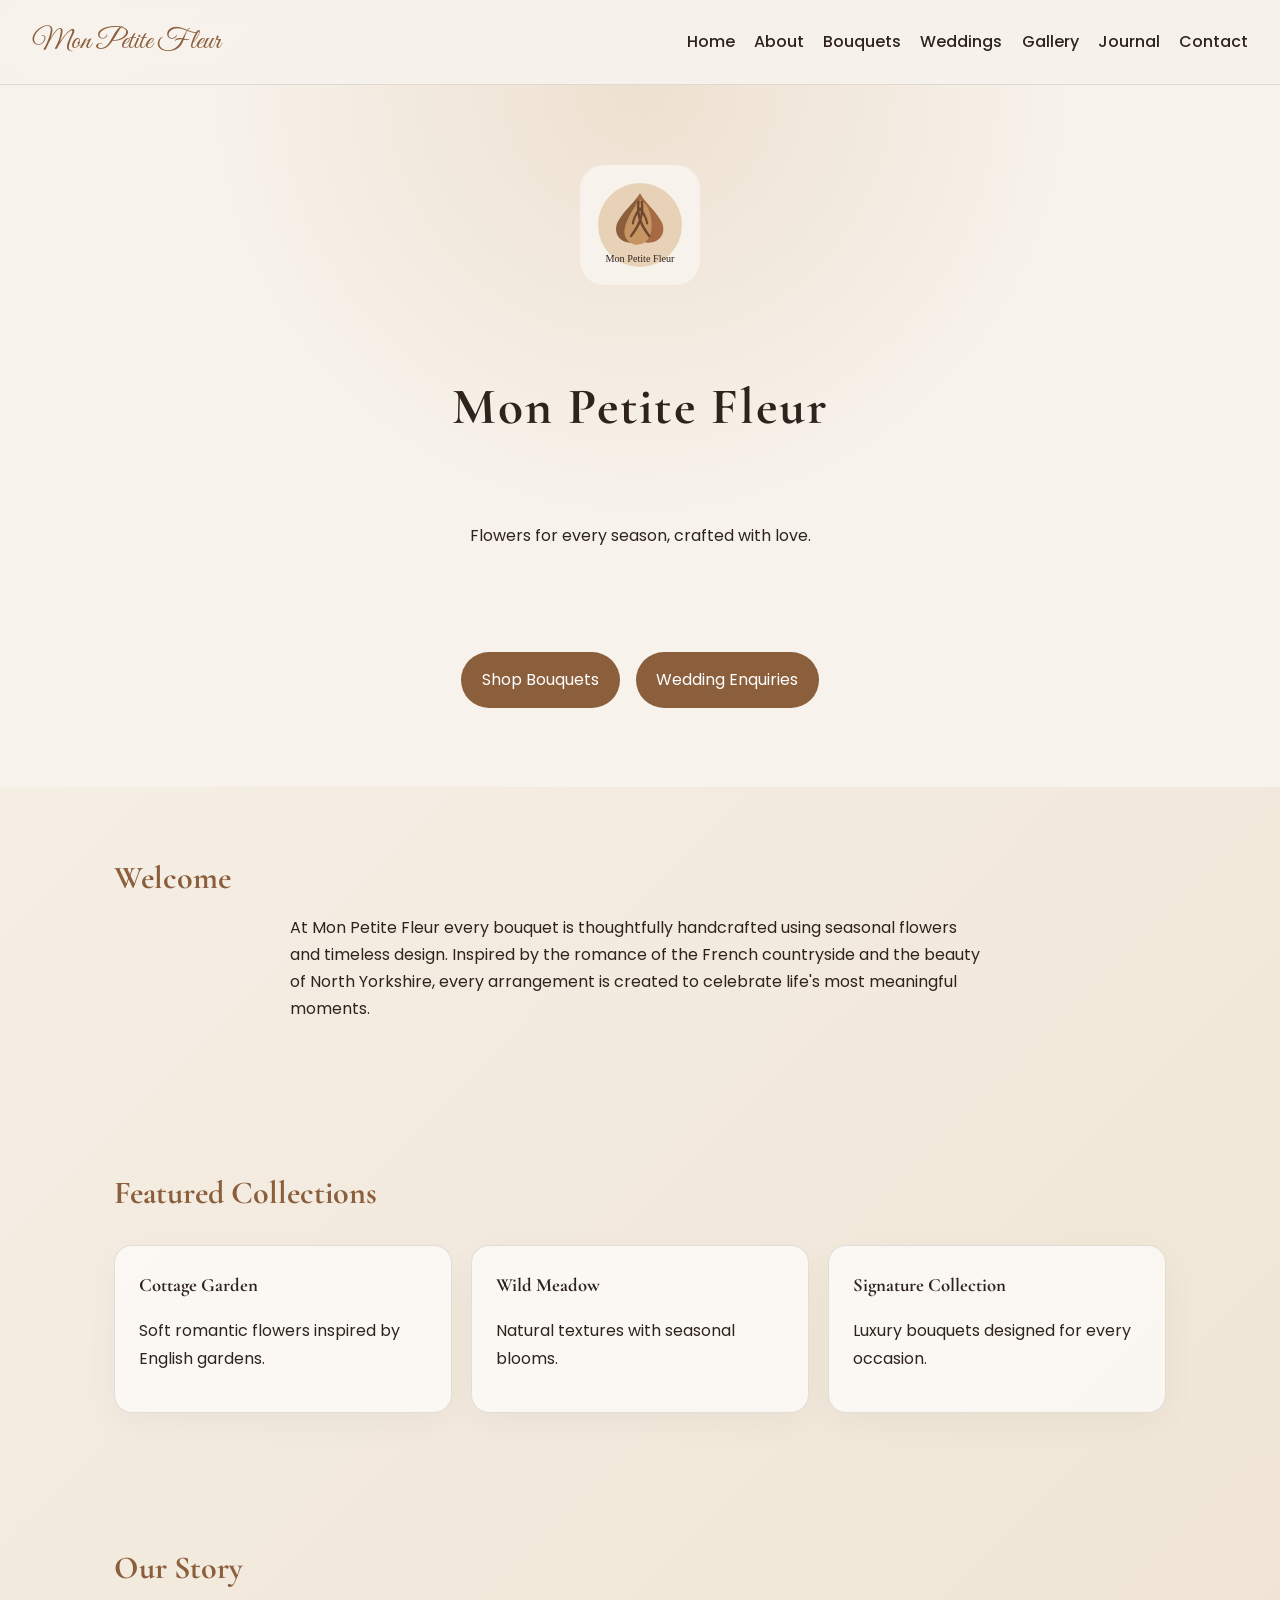
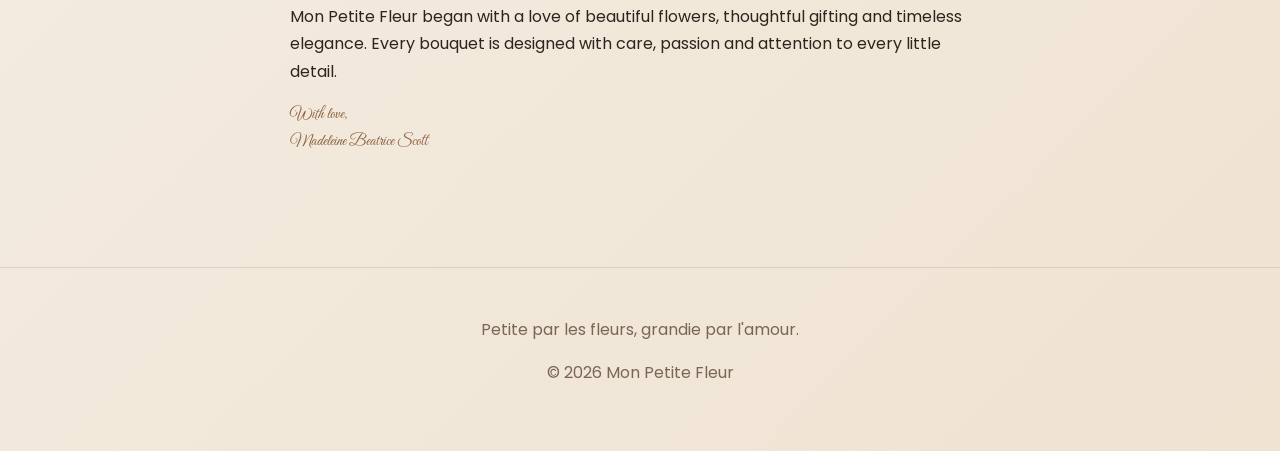
<file: index.html>
<!DOCTYPE html>
<html lang="en">
<head>
    <meta charset="UTF-8">
    <meta name="viewport" content="width=device-width, initial-scale=1.0">

    <title>Mon Petite Fleur | Luxury Floristry</title>

    <link rel="stylesheet" href="css/style.css">

    <link rel="preconnect" href="https://fonts.googleapis.com">
    <link rel="preconnect" href="https://fonts.gstatic.com" crossorigin>

    <link href="https://fonts.googleapis.com/css2?family=Great+Vibes&family=Cormorant+Garamond:wght@400;600&family=Poppins:wght@300;400;500&display=swap" rel="stylesheet">
</head>

<body>

<nav>
    <a class="logo-text" href="index.html">Mon Petite Fleur</a>

    <ul>
        <li><a href="index.html">Home</a></li>
        <li><a href="about.html">About</a></li>
        <li><a href="bouquets.html">Bouquets</a></li>
        <li><a href="weddings.html">Weddings</a></li>
        <li><a href="gallery.html">Gallery</a></li>
        <li><a href="journal.html">Journal</a></li>
        <li><a href="contact.html">Contact</a></li>
    </ul>
</nav>

<header class="hero">

    <img src="images/logo.svg" class="hero-logo" alt="Mon Petite Fleur Logo">

    <h1>Mon Petite Fleur</h1>

    <p>
        Flowers for every season, crafted with love.
    </p>

    <div class="buttons">
        <a href="bouquets.html">Shop Bouquets</a>
        <a href="weddings.html">Wedding Enquiries</a>
    </div>

</header>

<section class="welcome">

<h2>Welcome</h2>

<p>

At Mon Petite Fleur every bouquet is thoughtfully handcrafted using seasonal flowers and timeless design.

Inspired by the romance of the French countryside and the beauty of North Yorkshire, every arrangement is created to celebrate life's most meaningful moments.

</p>

</section>

<section class="collections">

<h2>Featured Collections</h2>

<div class="cards">

<div class="card">
<h3>Cottage Garden</h3>
<p>Soft romantic flowers inspired by English gardens.</p>
</div>

<div class="card">
<h3>Wild Meadow</h3>
<p>Natural textures with seasonal blooms.</p>
</div>

<div class="card">
<h3>Signature Collection</h3>
<p>Luxury bouquets designed for every occasion.</p>
</div>

</div>

</section>

<section class="story">

<h2>Our Story</h2>

<p>

Mon Petite Fleur began with a love of beautiful flowers, thoughtful gifting and timeless elegance.

Every bouquet is designed with care, passion and attention to every little detail.

</p>

<p class="signature">

With love,<br>

Madeleine Beatrice Scott

</p>

</section>

<footer>

<p>

Petite par les fleurs, grandie par l'amour.
</p>
<p>© <span class="current-year"></span> Mon Petite Fleur</p>

</footer>

<script src="js/script.js"></script>

</body>
</html>
</file>
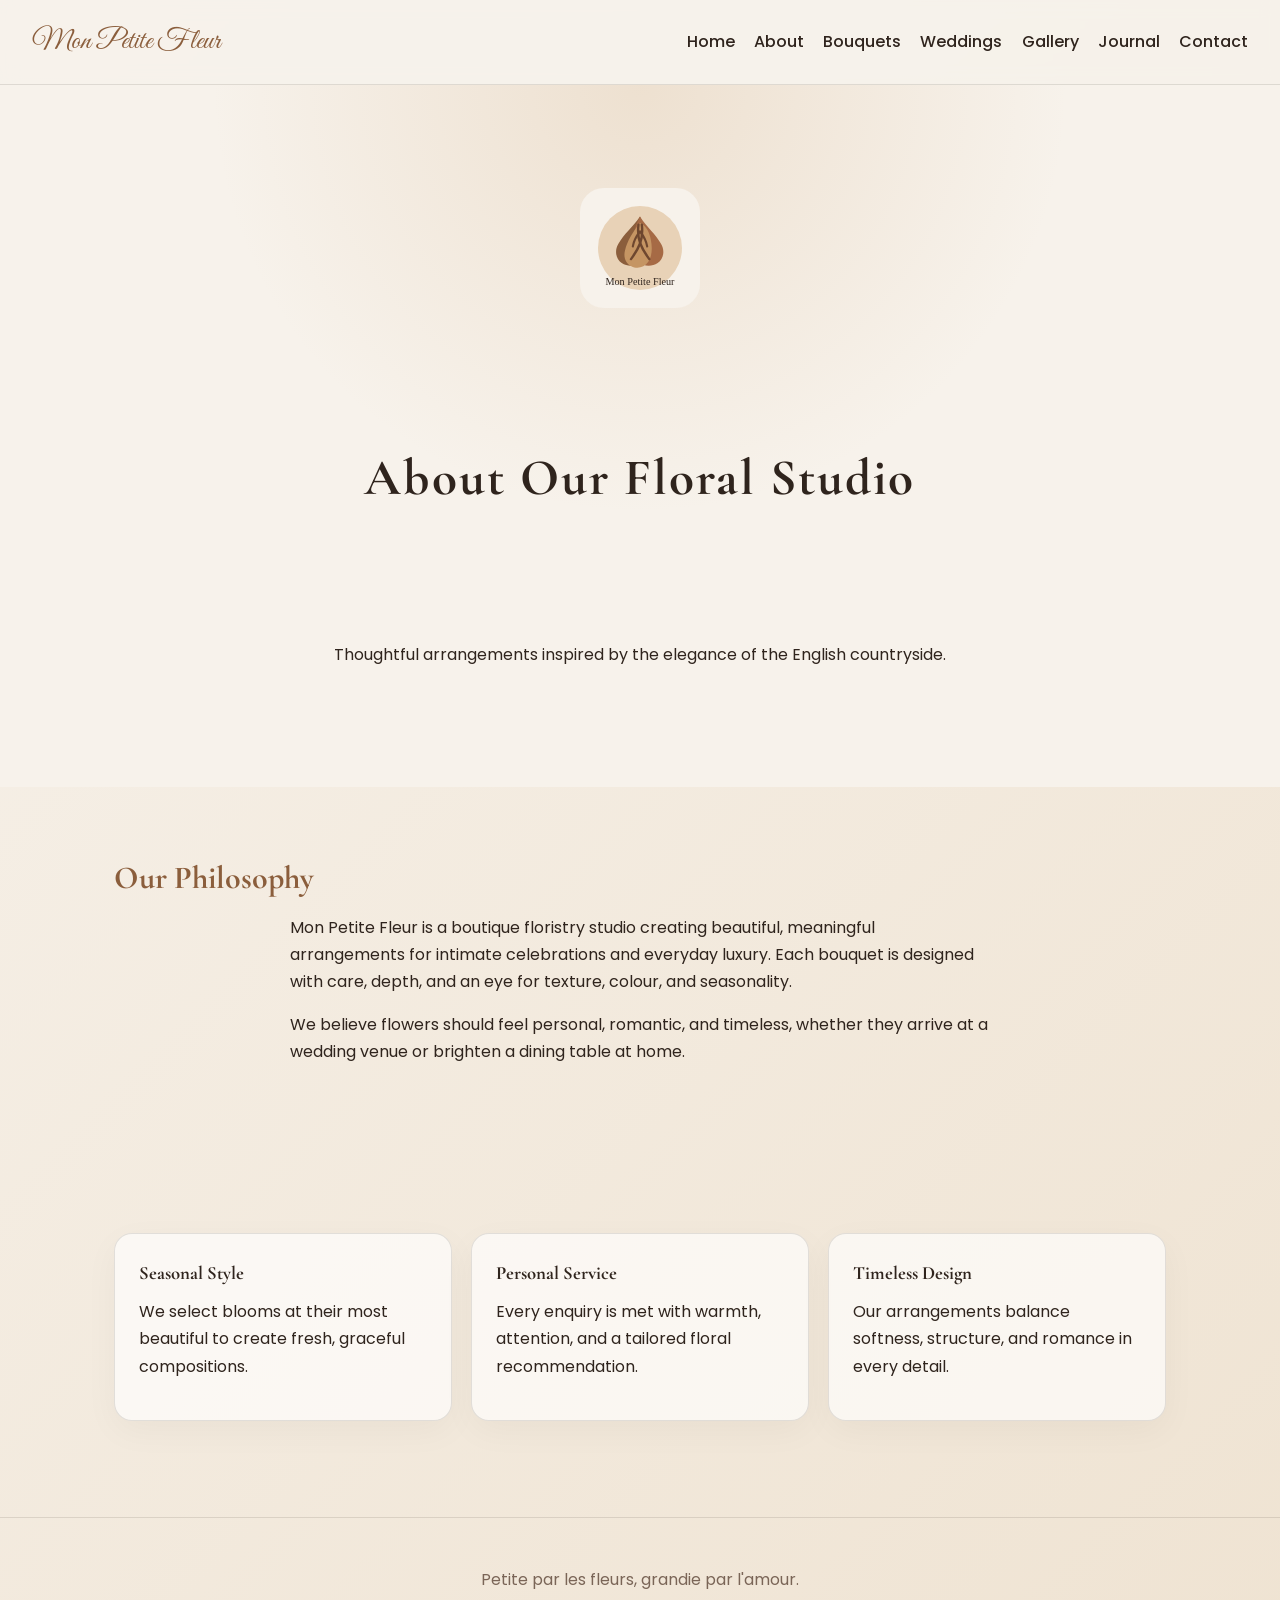
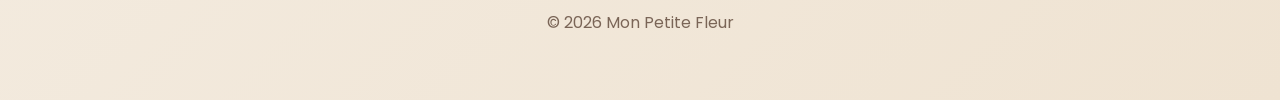
<file: about.html>
<!DOCTYPE html>
<html lang="en">
<head>
    <meta charset="UTF-8">
    <meta name="viewport" content="width=device-width, initial-scale=1.0">
    <title>About | Mon Petite Fleur Floristry</title>
    <link rel="stylesheet" href="css/style.css">
    <link rel="preconnect" href="https://fonts.googleapis.com">
    <link rel="preconnect" href="https://fonts.gstatic.com" crossorigin>
    <link href="https://fonts.googleapis.com/css2?family=Great+Vibes&family=Cormorant+Garamond:wght@400;600&family=Poppins:wght@300;400;500&display=swap" rel="stylesheet">
</head>
<body>
<nav>
    <a class="logo-text" href="index.html">Mon Petite Fleur</a>
    <ul>
        <li><a href="index.html">Home</a></li>
        <li><a href="about.html">About</a></li>
        <li><a href="bouquets.html">Bouquets</a></li>
        <li><a href="weddings.html">Weddings</a></li>
        <li><a href="gallery.html">Gallery</a></li>
        <li><a href="journal.html">Journal</a></li>
        <li><a href="contact.html">Contact</a></li>
    </ul>
</nav>

<header class="page-hero">
    <img src="images/logo.svg" class="hero-logo" alt="Mon Petite Fleur Logo">
    <h1>About Our Floral Studio</h1>
    <p>Thoughtful arrangements inspired by the elegance of the English countryside.</p>
</header>

<section class="content-section">
    <h2>Our Philosophy</h2>
    <p>Mon Petite Fleur is a boutique floristry studio creating beautiful, meaningful arrangements for intimate celebrations and everyday luxury. Each bouquet is designed with care, depth, and an eye for texture, colour, and seasonality.</p>
    <p>We believe flowers should feel personal, romantic, and timeless, whether they arrive at a wedding venue or brighten a dining table at home.</p>
</section>

<section class="content-section cards">
    <div class="card">
        <h3>Seasonal Style</h3>
        <p>We select blooms at their most beautiful to create fresh, graceful compositions.</p>
    </div>
    <div class="card">
        <h3>Personal Service</h3>
        <p>Every enquiry is met with warmth, attention, and a tailored floral recommendation.</p>
    </div>
    <div class="card">
        <h3>Timeless Design</h3>
        <p>Our arrangements balance softness, structure, and romance in every detail.</p>
    </div>
</section>

<footer>
    <p>Petite par les fleurs, grandie par l'amour.</p>
    <p>© <span class="current-year"></span> Mon Petite Fleur</p>
</footer>

<script src="js/script.js"></script>
</body>
</html>
</file>
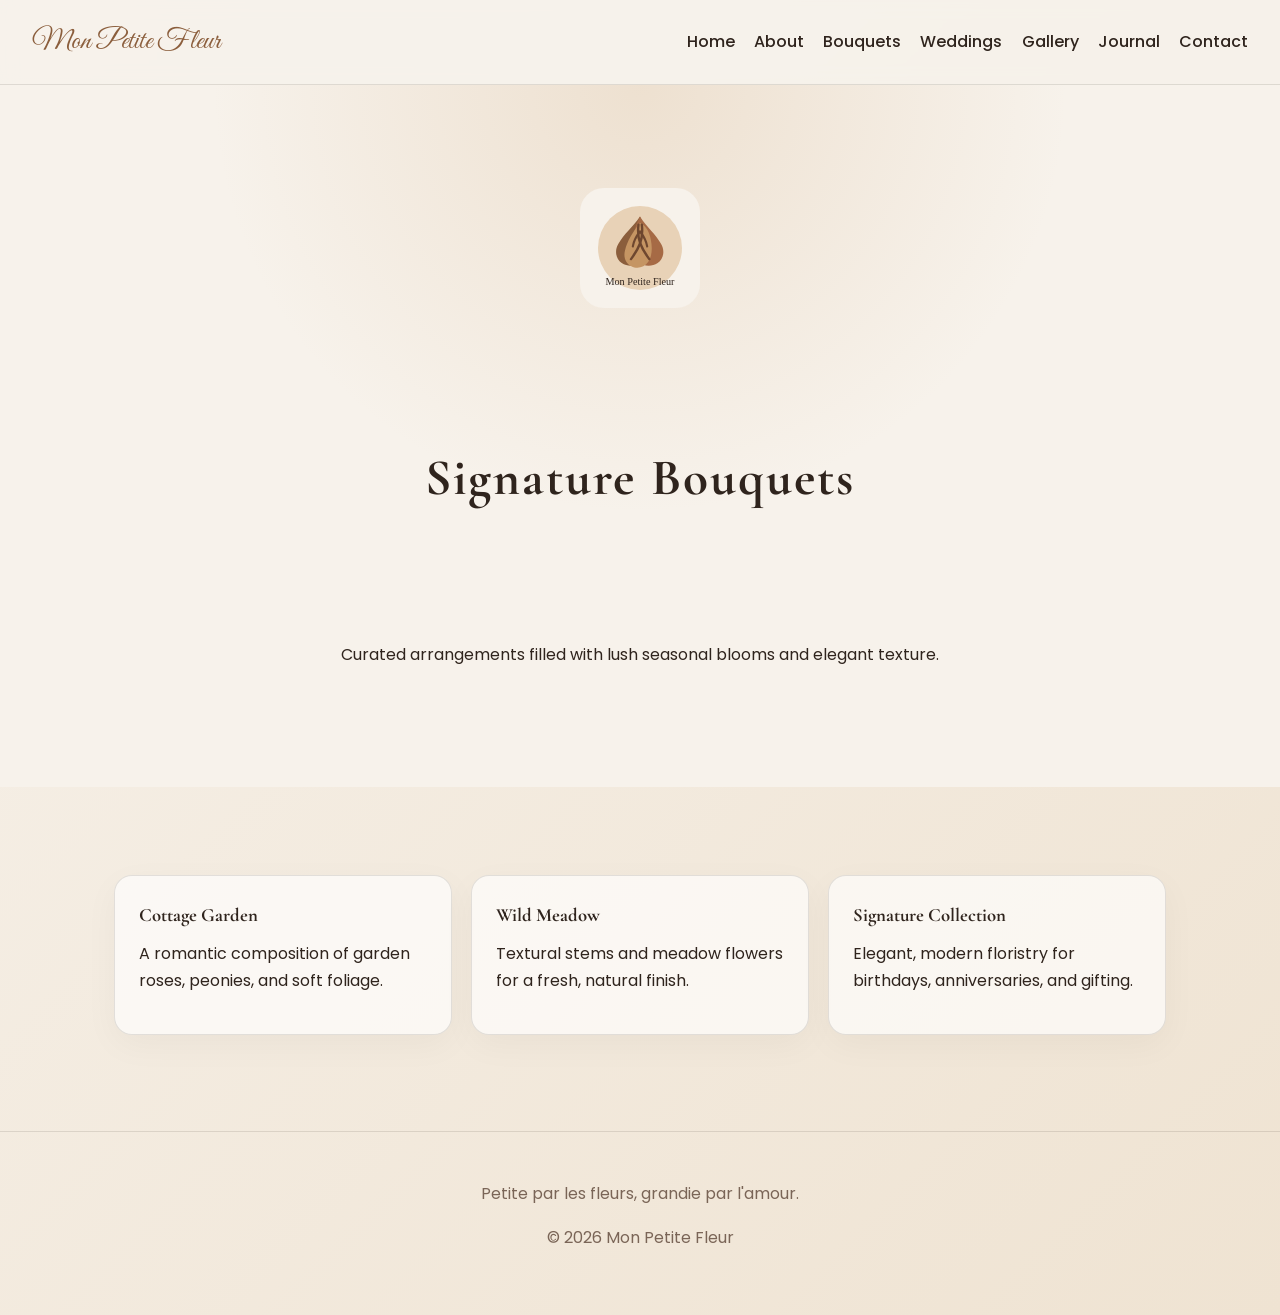
<file: bouquets.html>
<!DOCTYPE html>
<html lang="en">
<head>
    <meta charset="UTF-8">
    <meta name="viewport" content="width=device-width, initial-scale=1.0">
    <title>Bouquets | Mon Petite Fleur Floristry</title>
    <link rel="stylesheet" href="css/style.css">
    <link rel="preconnect" href="https://fonts.googleapis.com">
    <link rel="preconnect" href="https://fonts.gstatic.com" crossorigin>
    <link href="https://fonts.googleapis.com/css2?family=Great+Vibes&family=Cormorant+Garamond:wght@400;600&family=Poppins:wght@300;400;500&display=swap" rel="stylesheet">
</head>
<body>
<nav>
    <a class="logo-text" href="index.html">Mon Petite Fleur</a>
    <ul>
        <li><a href="index.html">Home</a></li>
        <li><a href="about.html">About</a></li>
        <li><a href="bouquets.html">Bouquets</a></li>
        <li><a href="weddings.html">Weddings</a></li>
        <li><a href="gallery.html">Gallery</a></li>
        <li><a href="journal.html">Journal</a></li>
        <li><a href="contact.html">Contact</a></li>
    </ul>
</nav>

<header class="page-hero">
    <img src="images/logo.svg" class="hero-logo" alt="Mon Petite Fleur Logo">
    <h1>Signature Bouquets</h1>
    <p>Curated arrangements filled with lush seasonal blooms and elegant texture.</p>
</header>

<section class="content-section cards">
    <div class="card">
        <h3>Cottage Garden</h3>
        <p>A romantic composition of garden roses, peonies, and soft foliage.</p>
    </div>
    <div class="card">
        <h3>Wild Meadow</h3>
        <p>Textural stems and meadow flowers for a fresh, natural finish.</p>
    </div>
    <div class="card">
        <h3>Signature Collection</h3>
        <p>Elegant, modern floristry for birthdays, anniversaries, and gifting.</p>
    </div>
</section>

<footer>
    <p>Petite par les fleurs, grandie par l'amour.</p>
    <p>© <span class="current-year"></span> Mon Petite Fleur</p>
</footer>

<script src="js/script.js"></script>
</body>
</html>
</file>
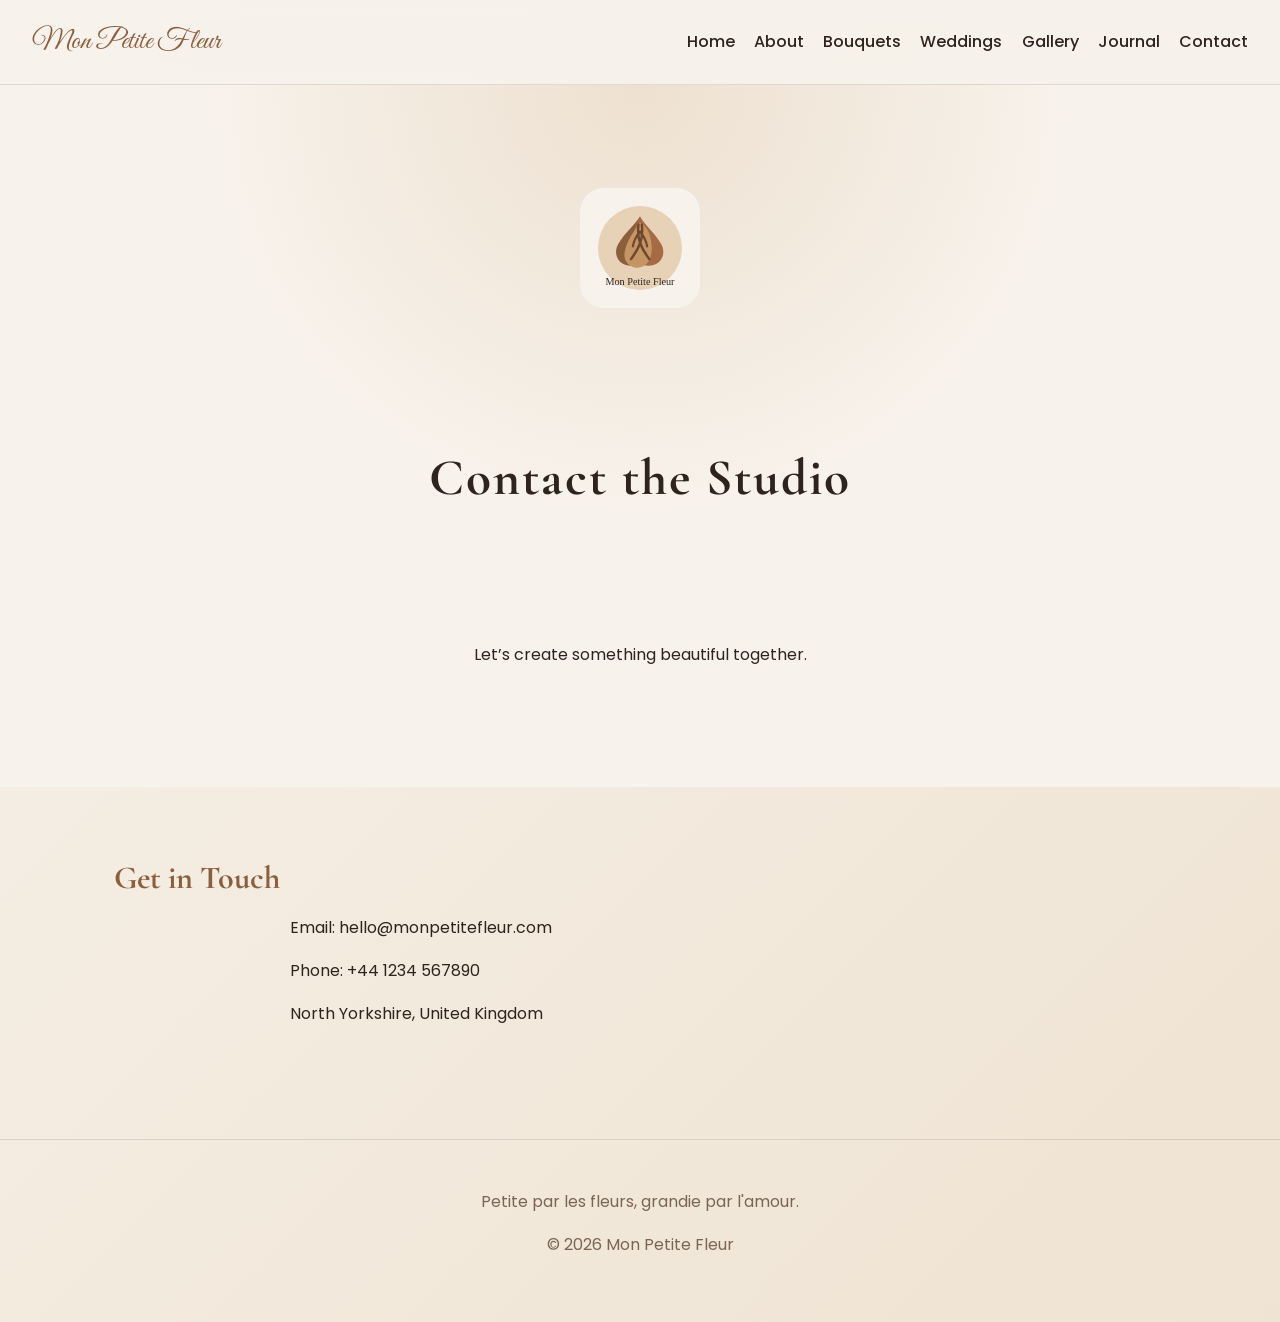
<file: contact.html>
<!DOCTYPE html>
<html lang="en">
<head>
    <meta charset="UTF-8">
    <meta name="viewport" content="width=device-width, initial-scale=1.0">
    <title>Contact | Mon Petite Fleur Floristry</title>
    <link rel="stylesheet" href="css/style.css">
    <link rel="preconnect" href="https://fonts.googleapis.com">
    <link rel="preconnect" href="https://fonts.gstatic.com" crossorigin>
    <link href="https://fonts.googleapis.com/css2?family=Great+Vibes&family=Cormorant+Garamond:wght@400;600&family=Poppins:wght@300;400;500&display=swap" rel="stylesheet">
</head>
<body>
<nav>
    <a class="logo-text" href="index.html">Mon Petite Fleur</a>
    <ul>
        <li><a href="index.html">Home</a></li>
        <li><a href="about.html">About</a></li>
        <li><a href="bouquets.html">Bouquets</a></li>
        <li><a href="weddings.html">Weddings</a></li>
        <li><a href="gallery.html">Gallery</a></li>
        <li><a href="journal.html">Journal</a></li>
        <li><a href="contact.html">Contact</a></li>
    </ul>
</nav>

<header class="page-hero">
    <img src="images/logo.svg" class="hero-logo" alt="Mon Petite Fleur Logo">
    <h1>Contact the Studio</h1>
    <p>Let’s create something beautiful together.</p>
</header>

<section class="content-section">
    <h2>Get in Touch</h2>
    <p>Email: hello@monpetitefleur.com</p>
    <p>Phone: +44 1234 567890</p>
    <p>North Yorkshire, United Kingdom</p>
</section>

<footer>
    <p>Petite par les fleurs, grandie par l'amour.</p>
    <p>© <span class="current-year"></span> Mon Petite Fleur</p>
</footer>

<script src="js/script.js"></script>
</body>
</html>
</file>
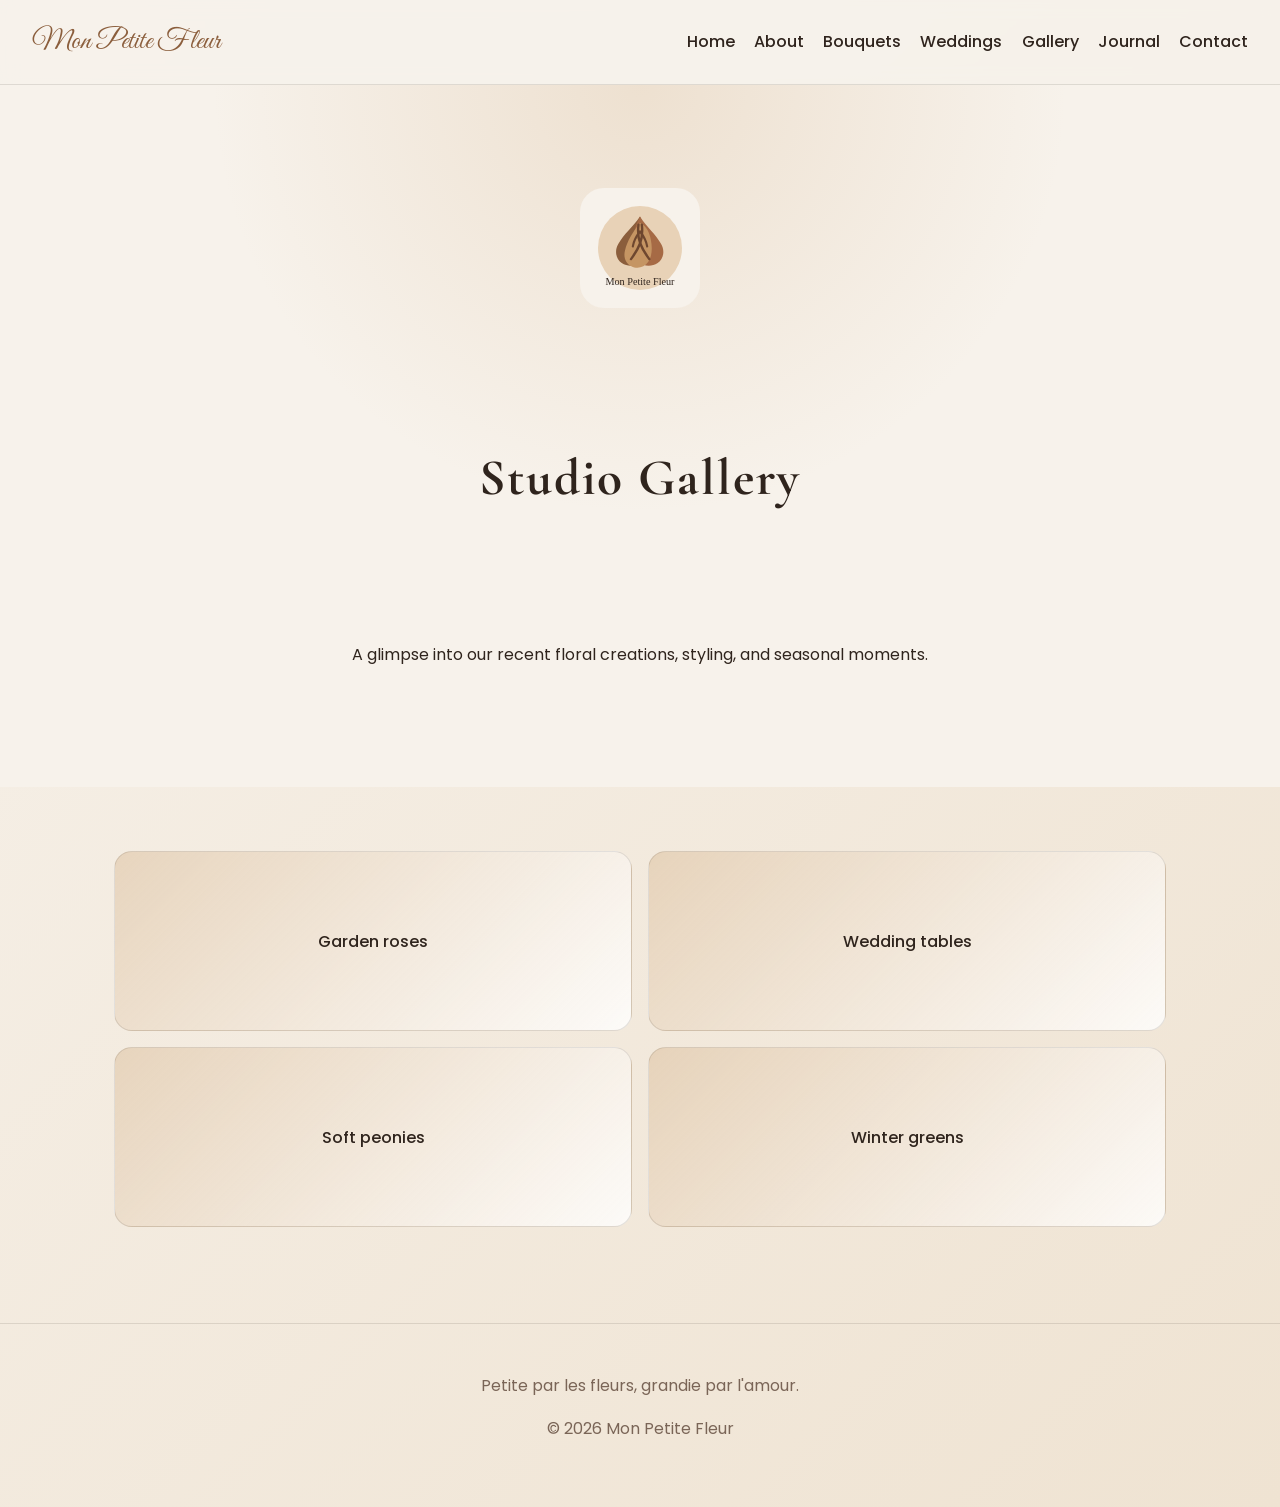
<file: gallery.html>
<!DOCTYPE html>
<html lang="en">
<head>
    <meta charset="UTF-8">
    <meta name="viewport" content="width=device-width, initial-scale=1.0">
    <title>Gallery | Mon Petite Fleur Floristry</title>
    <link rel="stylesheet" href="css/style.css">
    <link rel="preconnect" href="https://fonts.googleapis.com">
    <link rel="preconnect" href="https://fonts.gstatic.com" crossorigin>
    <link href="https://fonts.googleapis.com/css2?family=Great+Vibes&family=Cormorant+Garamond:wght@400;600&family=Poppins:wght@300;400;500&display=swap" rel="stylesheet">
</head>
<body>
<nav>
    <a class="logo-text" href="index.html">Mon Petite Fleur</a>
    <ul>
        <li><a href="index.html">Home</a></li>
        <li><a href="about.html">About</a></li>
        <li><a href="bouquets.html">Bouquets</a></li>
        <li><a href="weddings.html">Weddings</a></li>
        <li><a href="gallery.html">Gallery</a></li>
        <li><a href="journal.html">Journal</a></li>
        <li><a href="contact.html">Contact</a></li>
    </ul>
</nav>

<header class="page-hero">
    <img src="images/logo.svg" class="hero-logo" alt="Mon Petite Fleur Logo">
    <h1>Studio Gallery</h1>
    <p>A glimpse into our recent floral creations, styling, and seasonal moments.</p>
</header>

<section class="content-section gallery-grid">
    <div class="gallery-item">Garden roses</div>
    <div class="gallery-item">Wedding tables</div>
    <div class="gallery-item">Soft peonies</div>
    <div class="gallery-item">Winter greens</div>
</section>

<footer>
    <p>Petite par les fleurs, grandie par l'amour.</p>
    <p>© <span class="current-year"></span> Mon Petite Fleur</p>
</footer>

<script src="js/script.js"></script>
</body>
</html>
</file>
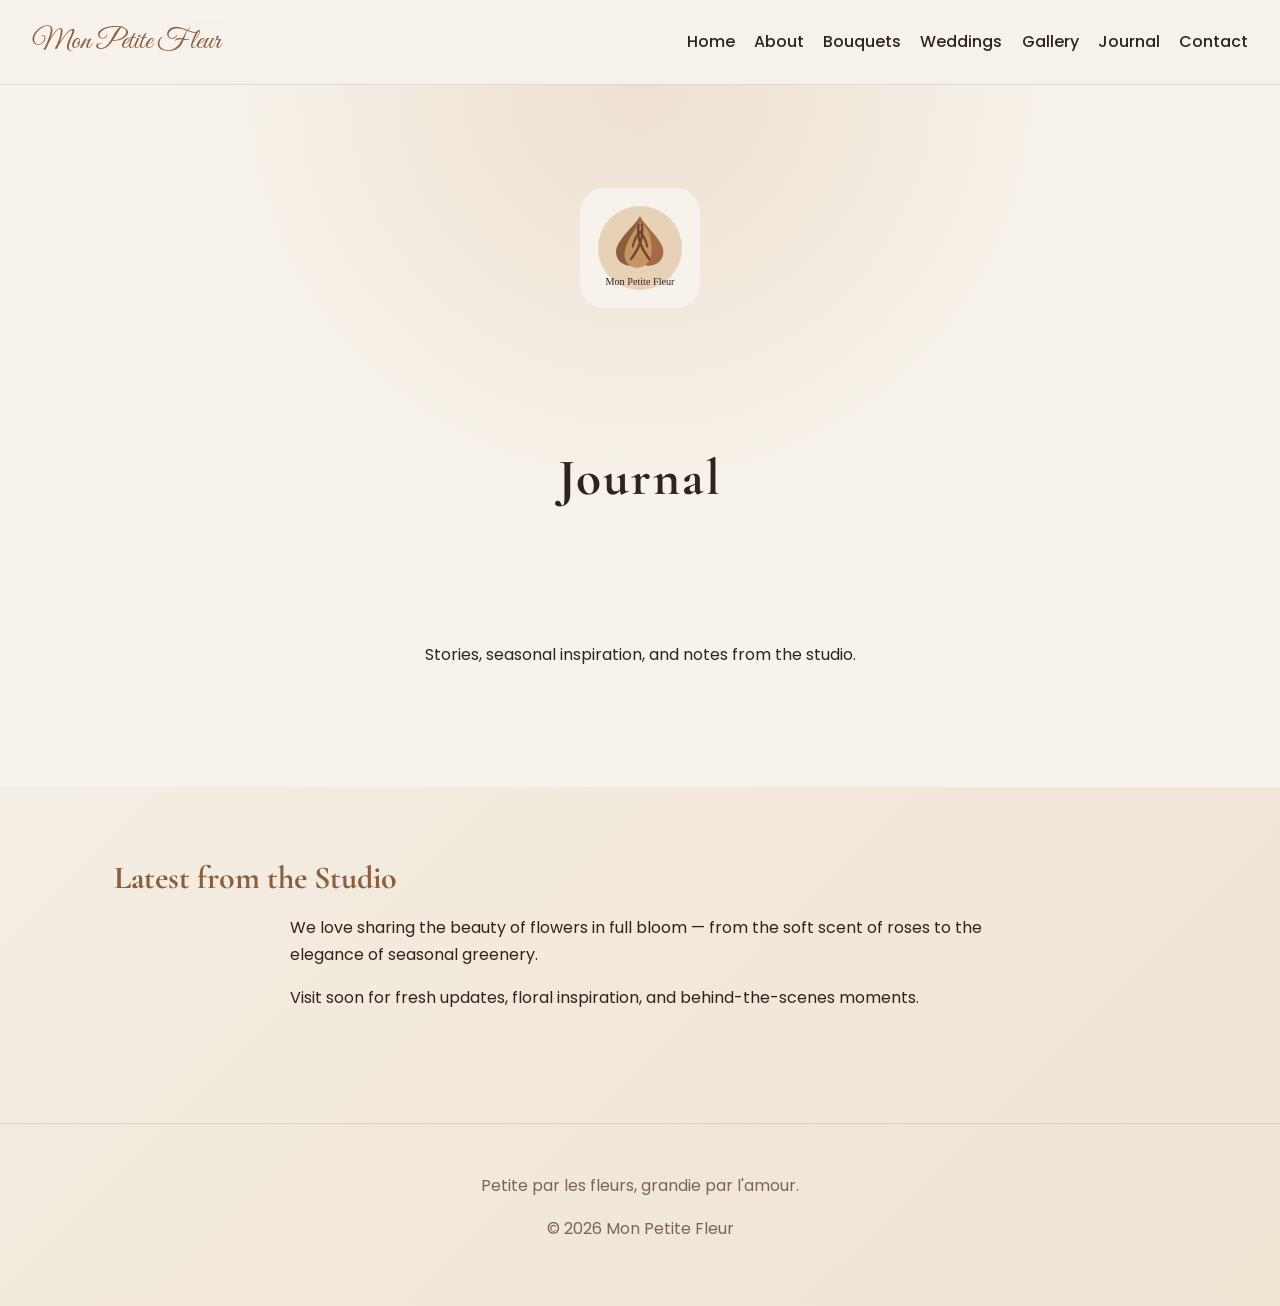
<file: journal.html>
<!DOCTYPE html>
<html lang="en">
<head>
    <meta charset="UTF-8">
    <meta name="viewport" content="width=device-width, initial-scale=1.0">
    <title>Journal | Mon Petite Fleur Floristry</title>
    <link rel="stylesheet" href="css/style.css">
    <link rel="preconnect" href="https://fonts.googleapis.com">
    <link rel="preconnect" href="https://fonts.gstatic.com" crossorigin>
    <link href="https://fonts.googleapis.com/css2?family=Great+Vibes&family=Cormorant+Garamond:wght@400;600&family=Poppins:wght@300;400;500&display=swap" rel="stylesheet">
</head>
<body>
<nav>
    <a class="logo-text" href="index.html">Mon Petite Fleur</a>
    <ul>
        <li><a href="index.html">Home</a></li>
        <li><a href="about.html">About</a></li>
        <li><a href="bouquets.html">Bouquets</a></li>
        <li><a href="weddings.html">Weddings</a></li>
        <li><a href="gallery.html">Gallery</a></li>
        <li><a href="journal.html">Journal</a></li>
        <li><a href="contact.html">Contact</a></li>
    </ul>
</nav>

<header class="page-hero">
    <img src="images/logo.svg" class="hero-logo" alt="Mon Petite Fleur Logo">
    <h1>Journal</h1>
    <p>Stories, seasonal inspiration, and notes from the studio.</p>
</header>

<section class="content-section">
    <h2>Latest from the Studio</h2>
    <p>We love sharing the beauty of flowers in full bloom — from the soft scent of roses to the elegance of seasonal greenery.</p>
    <p>Visit soon for fresh updates, floral inspiration, and behind-the-scenes moments.</p>
</section>

<footer>
    <p>Petite par les fleurs, grandie par l'amour.</p>
    <p>© <span class="current-year"></span> Mon Petite Fleur</p>
</footer>

<script src="js/script.js"></script>
</body>
</html>
</file>
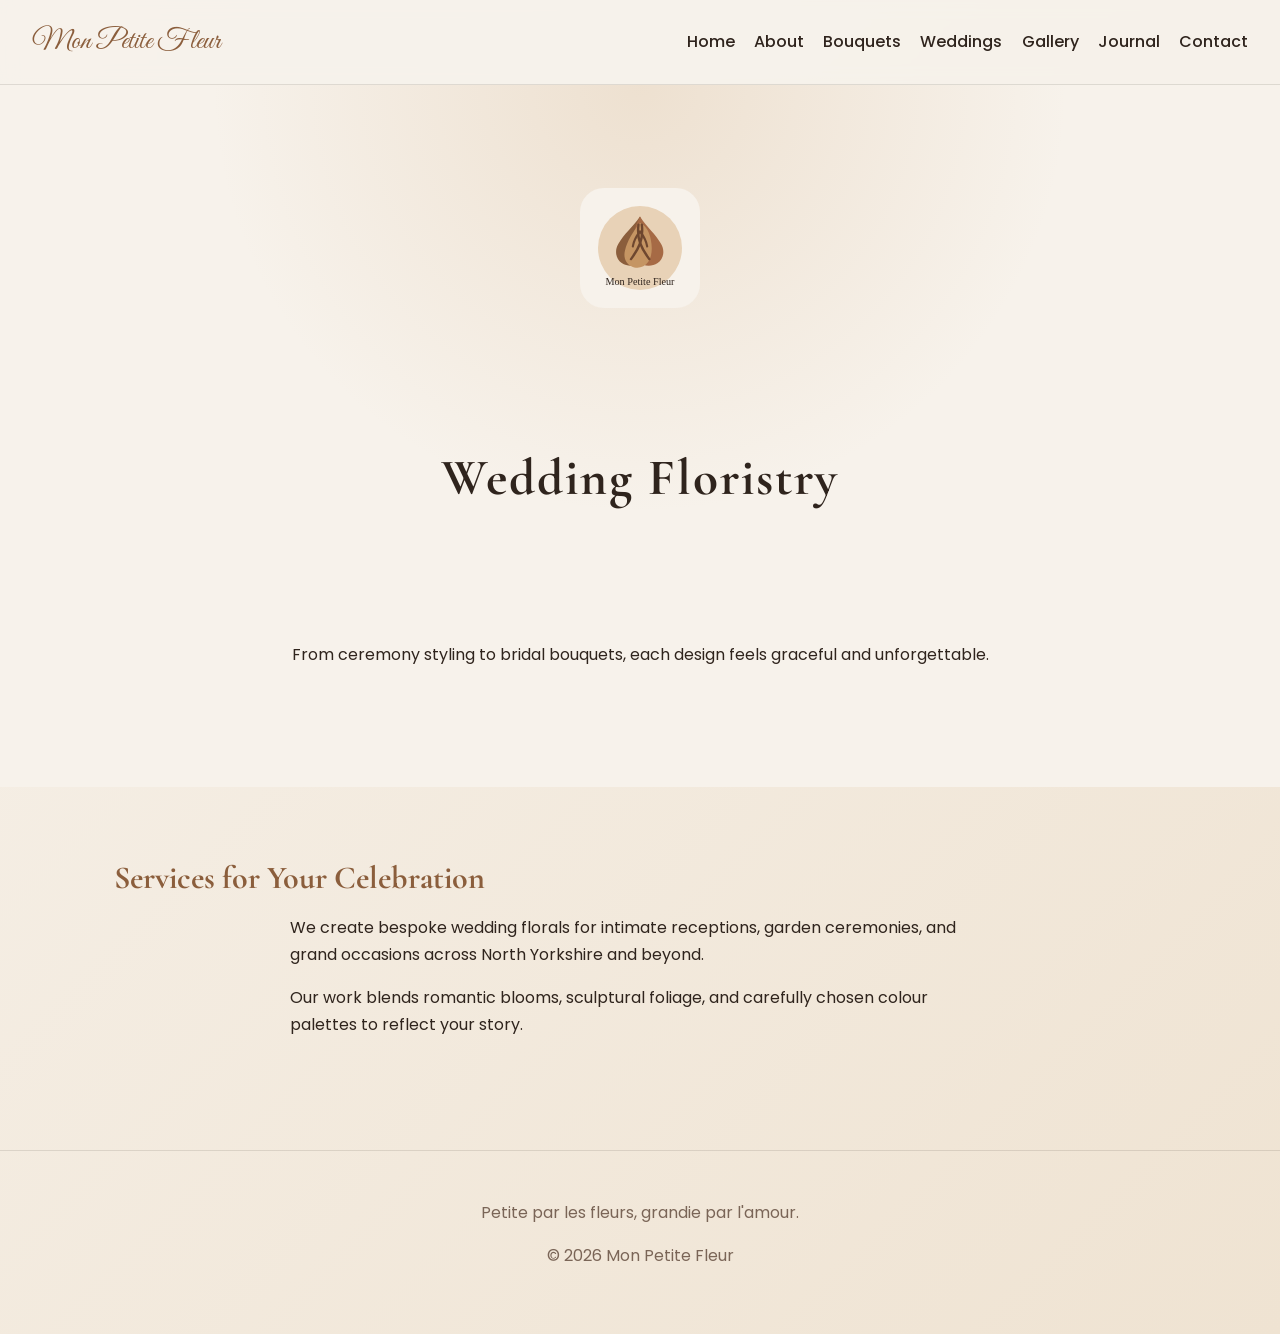
<file: weddings.html>
<!DOCTYPE html>
<html lang="en">
<head>
    <meta charset="UTF-8">
    <meta name="viewport" content="width=device-width, initial-scale=1.0">
    <title>Weddings | Mon Petite Fleur Floristry</title>
    <link rel="stylesheet" href="css/style.css">
    <link rel="preconnect" href="https://fonts.googleapis.com">
    <link rel="preconnect" href="https://fonts.gstatic.com" crossorigin>
    <link href="https://fonts.googleapis.com/css2?family=Great+Vibes&family=Cormorant+Garamond:wght@400;600&family=Poppins:wght@300;400;500&display=swap" rel="stylesheet">
</head>
<body>
<nav>
    <a class="logo-text" href="index.html">Mon Petite Fleur</a>
    <ul>
        <li><a href="index.html">Home</a></li>
        <li><a href="about.html">About</a></li>
        <li><a href="bouquets.html">Bouquets</a></li>
        <li><a href="weddings.html">Weddings</a></li>
        <li><a href="gallery.html">Gallery</a></li>
        <li><a href="journal.html">Journal</a></li>
        <li><a href="contact.html">Contact</a></li>
    </ul>
</nav>

<header class="page-hero">
    <img src="images/logo.svg" class="hero-logo" alt="Mon Petite Fleur Logo">
    <h1>Wedding Floristry</h1>
    <p>From ceremony styling to bridal bouquets, each design feels graceful and unforgettable.</p>
</header>

<section class="content-section">
    <h2>Services for Your Celebration</h2>
    <p>We create bespoke wedding florals for intimate receptions, garden ceremonies, and grand occasions across North Yorkshire and beyond.</p>
    <p>Our work blends romantic blooms, sculptural foliage, and carefully chosen colour palettes to reflect your story.</p>
</section>

<footer>
    <p>Petite par les fleurs, grandie par l'amour.</p>
    <p>© <span class="current-year"></span> Mon Petite Fleur</p>
</footer>

<script src="js/script.js"></script>
</body>
</html>
</file>
<file: css/style.css>
:root {
    --bg: #f7f2eb;
    --text: #2f241d;
    --muted: #7a6557;
    --accent: #8b5e3c;
    --accent-soft: #d8b892;
    --border: rgba(47, 36, 29, 0.12);
}

* {
    box-sizing: border-box;
}

body {
    margin: 0;
    font-family: 'Poppins', sans-serif;
    color: var(--text);
    background: linear-gradient(135deg, var(--bg), #efe3d2);
    line-height: 1.7;
}

img {
    max-width: 100%;
}

nav {
    display: flex;
    justify-content: space-between;
    align-items: center;
    padding: 1.1rem 2rem;
    position: sticky;
    top: 0;
    z-index: 10;
    background: rgba(247, 242, 235, 0.9);
    backdrop-filter: blur(8px);
    border-bottom: 1px solid var(--border);
}

nav ul {
    list-style: none;
    display: flex;
    gap: 1.2rem;
    margin: 0;
    padding: 0;
    flex-wrap: wrap;
}

nav a {
    text-decoration: none;
    color: var(--text);
    font-weight: 500;
}

.logo-text {
    font-family: 'Great Vibes', cursive;
    font-size: 1.8rem;
    color: var(--accent);
}

.hero,
.page-hero {
    min-height: 78vh;
    display: grid;
    place-items: center;
    text-align: center;
    padding: 3rem 1.5rem;
    background: radial-gradient(circle at top, rgba(216, 184, 146, 0.3), transparent 45%), var(--bg);
}

.hero-logo {
    width: 120px;
    margin-bottom: 1rem;
    animation: float 4s ease-in-out infinite;
}

h1, h2, h3 {
    font-family: 'Cormorant Garamond', serif;
    margin: 0 0 0.5rem;
}

h1 {
    font-size: clamp(2.3rem, 4vw, 3.5rem);
    letter-spacing: 0.04em;
}

h2 {
    font-size: 2rem;
    color: var(--accent);
}

.hero p,
.page-hero p,
.welcome p,
.story p,
.content-section p {
    max-width: 700px;
    margin: 0 auto 1rem;
    font-size: 1rem;
}

.buttons {
    display: flex;
    gap: 1rem;
    justify-content: center;
    flex-wrap: wrap;
    margin-top: 1.5rem;
}

.buttons a {
    text-decoration: none;
    padding: 0.9rem 1.3rem;
    border-radius: 999px;
    background: var(--accent);
    color: #fff;
    transition: transform 0.3s ease, background 0.3s ease;
}

.buttons a:hover {
    transform: translateY(-2px);
    background: #72472f;
}

.welcome,
.collections,
.story,
.content-section {
    padding: 4rem 1.5rem;
    max-width: 1100px;
    margin: 0 auto;
}

.cards {
    display: grid;
    grid-template-columns: repeat(3, minmax(220px, 1fr));
    gap: 1.2rem;
    margin-top: 1.5rem;
}

.card {
    background: rgba(255,255,255,0.65);
    border: 1px solid var(--border);
    padding: 1.5rem;
    border-radius: 18px;
    box-shadow: 0 10px 35px rgba(0,0,0,0.04);
}

.signature {
    font-family: 'Great Vibes', cursive;
    font-size: 1.6rem;
    margin-top: 2rem;
    color: var(--accent);
}

.gallery-grid {
    display: grid;
    grid-template-columns: repeat(2, minmax(220px, 1fr));
    gap: 1rem;
}

.gallery-item {
    min-height: 180px;
    display: grid;
    place-items: center;
    background: linear-gradient(135deg, rgba(216,184,146,0.45), rgba(255,255,255,0.8));
    border: 1px solid var(--border);
    border-radius: 18px;
    font-weight: 500;
}

footer {
    text-align: center;
    padding: 2rem 1.5rem 3rem;
    color: var(--muted);
    border-top: 1px solid var(--border);
    margin-top: 2rem;
}

@keyframes float {
    0%, 100% { transform: translateY(0px); }
    50% { transform: translateY(-8px); }
}

@media (max-width: 780px) {
    nav {
        flex-direction: column;
        gap: 0.7rem;
    }

    .cards,
    .gallery-grid {
        grid-template-columns: 1fr;
    }
}
</file>
